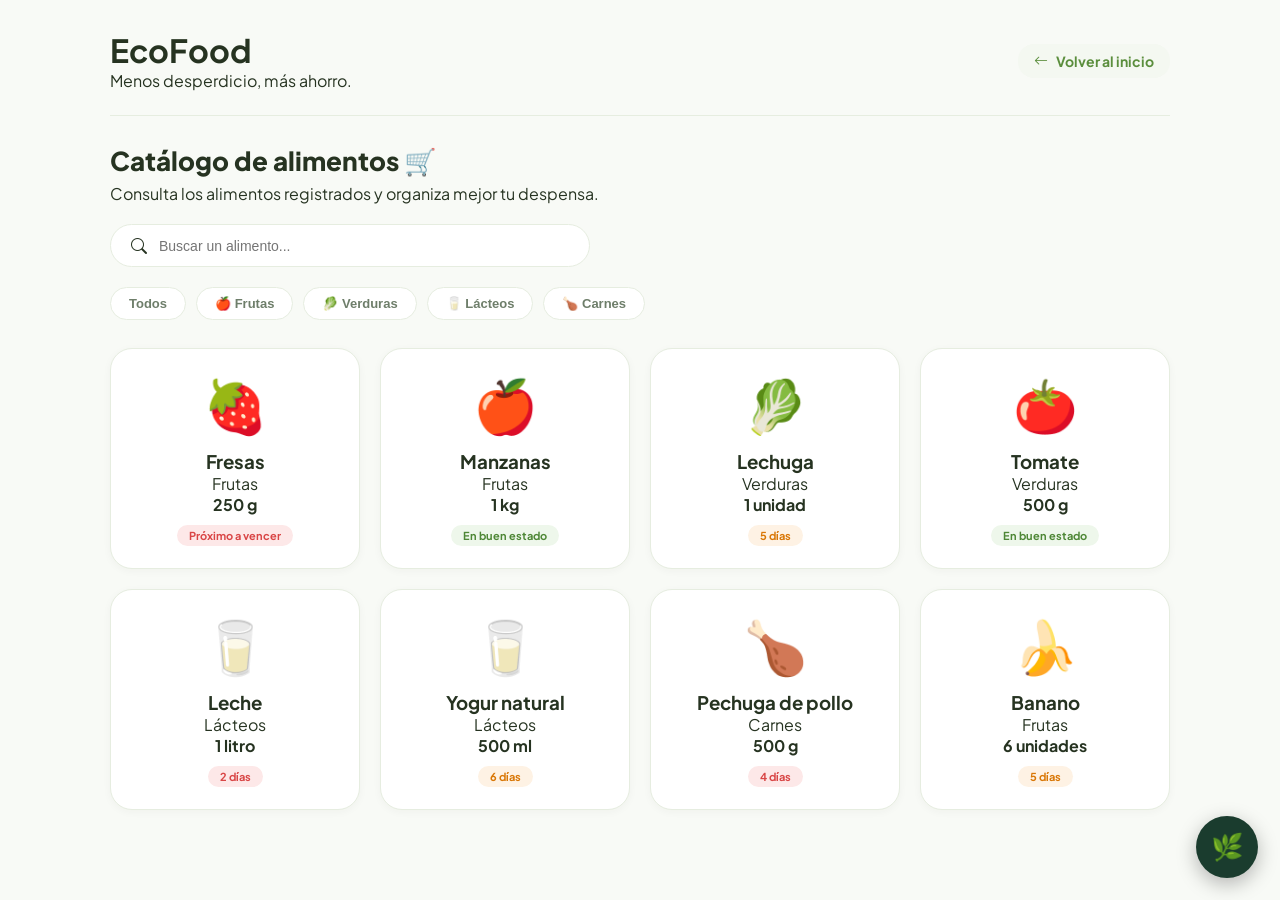
<file: catalogo.html>
<!DOCTYPE html>
<html lang="es">

<head>
    <meta charset="UTF-8">
    <meta name="viewport" content="width=device-width, initial-scale=1.0">

    <title>Católogo - EcoFood</title>

    <!-- Google Fonts: Plus Jakarta Sans -->
    <link rel="preconnect" href="https://fonts.googleapis.com">
    <link rel="preconnect" href="https://fonts.gstatic.com" crossorigin>
    <link href="https://fonts.googleapis.com/css2?family=Plus+Jakarta+Sans:wght@400;500;600;700;800&display=swap" rel="stylesheet">

    <link rel="stylesheet" href="style.css">

    <!-- EcoBot Chatbot -->
    <link rel="stylesheet" href="chatbot.css">

    <link
        rel="stylesheet"
        href="https://cdn.jsdelivr.net/npm/bootstrap-icons@1.11.3/font/bootstrap-icons.min.css"
    >
</head>

<body>

    <div class="catalogo">

        <!-- ENCABEZADO -->

        <header class="catalogo-header">

            <div class="logo">
                <i class="bi bi-leaf-fill"></i>

                <div>
                    <h1>EcoFood</h1>
                    <p>Menos desperdicio, más ahorro.</p>
                </div>
            </div>

            <a href="index.html" class="volver">
                <i class="bi bi-arrow-left"></i>
                Volver al inicio
            </a>

        </header>


        <!-- TóTULO -->

        <section class="catalogo-titulo">

            <h2>Catálogo de alimentos 🛒</h2>

            <p>
                Consulta los alimentos registrados y organiza mejor tu despensa.
            </p>

        </section>


        <!-- BUSCADOR -->

        <div class="catalogo-buscador">

            <i class="bi bi-search"></i>

            <input
                type="text"
                id="buscarCatalogo"
                placeholder="Buscar un alimento..."
            >

        </div>


        <!-- CATEGORÍAS -->

        <div class="categorias">

            <button onclick="filtrar('todos')">
                Todos
            </button>

            <button onclick="filtrar('frutas')">
                🍎 Frutas
            </button>

            <button onclick="filtrar('verduras')">
                🥬 Verduras
            </button>

            <button onclick="filtrar('lacteos')">
                🥛 Lácteos
            </button>

            <button onclick="filtrar('carnes')">
                🍗 Carnes
            </button>

        </div>


        <!-- PRODUCTOS -->

        <section class="catalogo-grid">


            <div class="catalogo-producto" data-categoria="frutas">

                <div class="producto-icono">
                    🍓
                </div>

                <h3>Fresas</h3>

                <p>Frutas</p>

                <strong>250 g</strong>

                <span class="estado-rojo">
                    Próximo a vencer
                </span>

            </div>


            <div class="catalogo-producto" data-categoria="frutas">

                <div class="producto-icono">
                    🍎
                </div>

                <h3>Manzanas</h3>

                <p>Frutas</p>

                <strong>1 kg</strong>

                <span class="estado-verde">
                    En buen estado
                </span>

            </div>


            <div class="catalogo-producto" data-categoria="verduras">

                <div class="producto-icono">
                    🥬
                </div>

                <h3>Lechuga</h3>

                <p>Verduras</p>

                <strong>1 unidad</strong>

                <span class="estado-amarillo">
                    5 días
                </span>

            </div>


            <div class="catalogo-producto" data-categoria="verduras">

                <div class="producto-icono">
                    🍅
                </div>

                <h3>Tomate</h3>

                <p>Verduras</p>

                <strong>500 g</strong>

                <span class="estado-verde">
                    En buen estado
                </span>

            </div>


            <div class="catalogo-producto" data-categoria="lacteos">

                <div class="producto-icono">
                    🥛
                </div>

                <h3>Leche</h3>

                <p>Lácteos</p>

                <strong>1 litro</strong>

                <span class="estado-rojo">
                    2 días
                </span>

            </div>


            <div class="catalogo-producto" data-categoria="lacteos">

                <div class="producto-icono">
                    🥛
                </div>

                <h3>Yogur natural</h3>

                <p>Lácteos</p>

                <strong>500 ml</strong>

                <span class="estado-amarillo">
                    6 días
                </span>

            </div>


            <div class="catalogo-producto" data-categoria="carnes">

                <div class="producto-icono">
                    🍗
                </div>

                <h3>Pechuga de pollo</h3>

                <p>Carnes</p>

                <strong>500 g</strong>

                <span class="estado-rojo">
                    4 días
                </span>

            </div>


            <div class="catalogo-producto" data-categoria="frutas">

                <div class="producto-icono">
                    🍌
                </div>

                <h3>Banano</h3>

                <p>Frutas</p>

                <strong>6 unidades</strong>

                <span class="estado-amarillo">
                    5 días
                </span>

            </div>


        </section>

    </div>


    <script src="catalogo.js"></script>

    <!-- EcoBot Chatbot con IA Gemini -->
    <script src="conocimiento.js"></script>
    <script src="chatbot.js"></script>

</body>

</html>
</file>
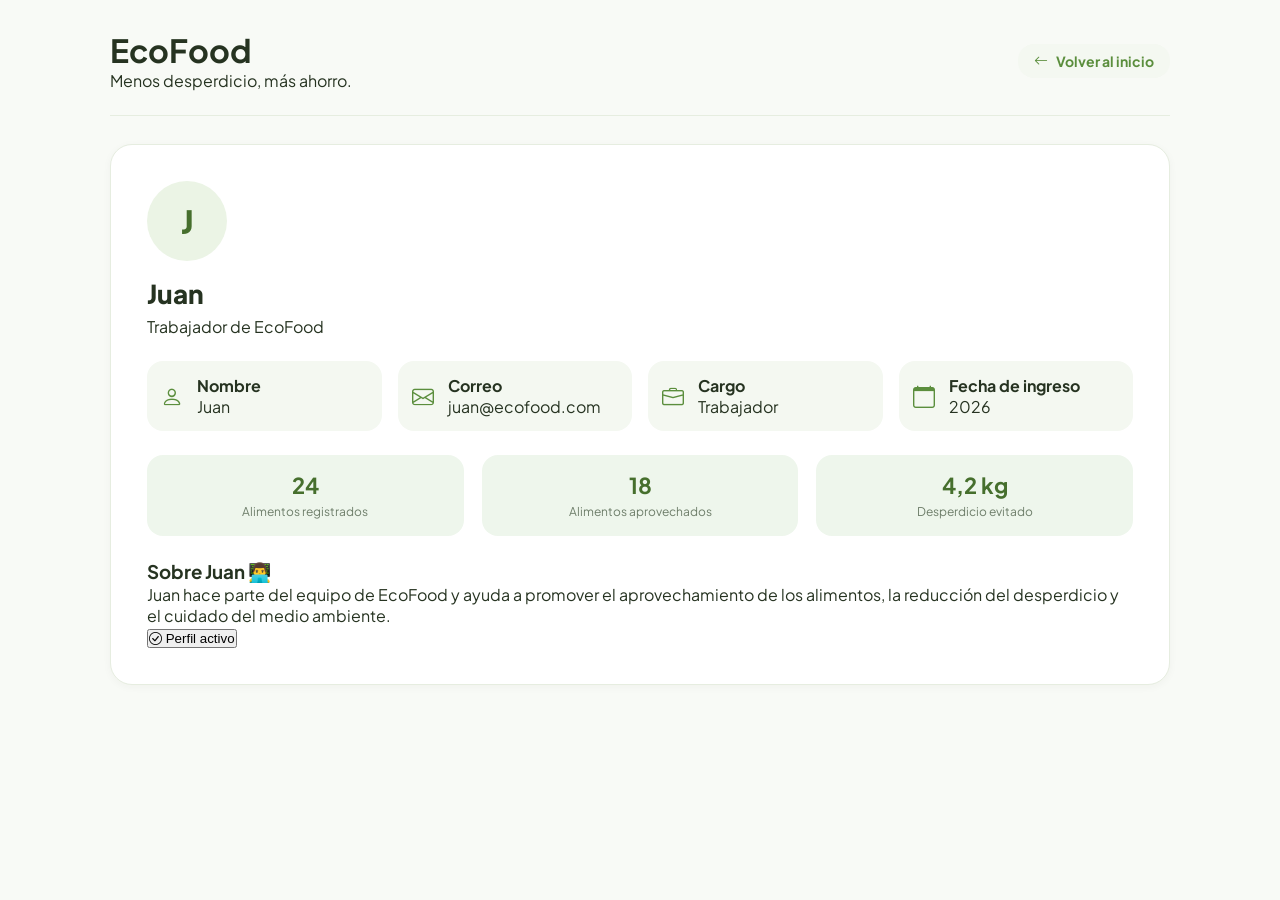
<file: juan.html>
<!DOCTYPE html>
<html lang="es">

<head>
    <meta charset="UTF-8">
    <meta name="viewport" content="width=device-width, initial-scale=1.0">

    <title>Juan - EcoFood</title>

    <!-- Google Fonts: Plus Jakarta Sans -->
    <link rel="preconnect" href="https://fonts.googleapis.com">
    <link rel="preconnect" href="https://fonts.gstatic.com" crossorigin>
    <link href="https://fonts.googleapis.com/css2?family=Plus+Jakarta+Sans:wght@400;500;600;700;800&display=swap" rel="stylesheet">

    <link rel="stylesheet" href="style.css">

    <link
        rel="stylesheet"
        href="https://cdn.jsdelivr.net/npm/bootstrap-icons@1.11.3/font/bootstrap-icons.min.css"
    >
</head>

<body>

    <div class="perfil">

        <!-- ENCABEZADO -->

        <header class="perfil-header">

            <div class="logo">
                <i class="bi bi-leaf-fill"></i>

                <div>
                    <h1>EcoFood</h1>
                    <p>Menos desperdicio, más ahorro.</p>
                </div>
            </div>

            <a href="index.html" class="volver">
                <i class="bi bi-arrow-left"></i>
                Volver al inicio
            </a>

        </header>


        <!-- PERFIL -->

        <section class="perfil-contenido">

            <div class="foto-juan">
                J
            </div>

            <h2>Juan</h2>

            <p class="cargo">
                Trabajador de EcoFood
            </p>


            <!-- INFORMACIÓN -->

            <div class="datos-juan">

                <div class="dato">
                    <i class="bi bi-person"></i>

                    <div>
                        <strong>Nombre</strong>
                        <p>Juan</p>
                    </div>
                </div>


                <div class="dato">
                    <i class="bi bi-envelope"></i>

                    <div>
                        <strong>Correo</strong>
                        <p>juan@ecofood.com</p>
                    </div>
                </div>


                <div class="dato">
                    <i class="bi bi-briefcase"></i>

                    <div>
                        <strong>Cargo</strong>
                        <p>Trabajador</p>
                    </div>
                </div>


                <div class="dato">
                    <i class="bi bi-calendar"></i>

                    <div>
                        <strong>Fecha de ingreso</strong>
                        <p>2026</p>
                    </div>
                </div>

            </div>


            <!-- ESTADÍSTICAS -->

            <div class="estadisticas-juan">

                <div>
                    <strong>24</strong>
                    <span>Alimentos registrados</span>
                </div>

                <div>
                    <strong>18</strong>
                    <span>Alimentos aprovechados</span>
                </div>

                <div>
                    <strong>4,2 kg</strong>
                    <span>Desperdicio evitado</span>
                </div>

            </div>


            <!-- DESCRIPCIóN -->

            <div class="descripcion-juan">

                <h3>Sobre Juan 👨‍💻</h3>

                <p>
                    Juan hace parte del equipo de EcoFood y ayuda
                    a promover el aprovechamiento de los alimentos,
                    la reducción del desperdicio y el cuidado del
                    medio ambiente.
                </p>

            </div>


            <button
                class="btn-verde"
                onclick="alert('Perfil actualizado correctamente 💚')"
            >
                <i class="bi bi-check-circle"></i>
                Perfil activo
            </button>

        </section>

    </div>

</body>

</html>
</file>
<file: style.css>
/* =========================================================
   ECOFOOD - ESTILOS VISUALES & SISTEMA DE DISEÑO RESPONSIVO
   Inspirado en la identidad de marca: Menos desperdicio, más ahorro.
   ========================================================= */

@import url('https://fonts.googleapis.com/css2?family=Plus+Jakarta+Sans:wght@400;500;600;700;800&display=swap');

:root {
    --primary: #5B8E3D;
    --primary-dark: #466F2D;
    --primary-light: #EBF4E5;
    --primary-soft: #F4F8F1;
    --primary-hover: #507E36;
    
    --bg-app: #F8FAF6;
    --bg-surface: #FFFFFF;
    
    --text-main: #263321;
    --text-muted: #6E7E6A;
    --text-subtle: #98A794;
    
    --border-color: #E6EDE0;
    --border-light: #F0F4EC;
    
    /* Colores para tarjetas de resumen */
    --card-resumen-green-bg: #EEF6EC;
    --card-resumen-green-icon: #DCECDC;
    --card-resumen-peach-bg: #FDF1E6;
    --card-resumen-peach-icon: #FBE2D0;
    --card-resumen-gold-bg: #F8F4E6;
    --card-resumen-gold-icon: #EDE5CA;
    
    /* Badges de vencimiento */
    --badge-red-bg: #FDE8E8;
    --badge-red-text: #D94646;
    --badge-orange-bg: #FEF2E4;
    --badge-orange-text: #D97706;
    --badge-green-bg: #EEF7EB;
    --badge-green-text: #4E8736;
    
    --shadow-sm: 0 2px 8px rgba(40, 60, 30, 0.04);
    --shadow-md: 0 6px 20px rgba(40, 60, 30, 0.06);
    --shadow-lg: 0 12px 32px rgba(40, 60, 30, 0.10);
    
    --radius-sm: 10px;
    --radius-md: 16px;
    --radius-lg: 22px;
    --radius-full: 9999px;
    
    --transition: all 0.25s cubic-bezier(0.2, 0.8, 0.2, 1);
}

* {
    box-sizing: border-box;
    margin: 0;
    padding: 0;
}

body {
    background-color: var(--bg-app);
    color: var(--text-main);
    font-family: 'Plus Jakarta Sans', -apple-system, BlinkMacSystemFont, 'Segoe UI', Roboto, sans-serif;
    -webkit-font-smoothing: antialiased;
    overflow-x: hidden;
}

/* =========================================================
   CONTENEDOR & LAYOUT PRINCIPAL
   ========================================================= */

.app-container {
    display: flex;
    min-height: 100vh;
    background-color: var(--bg-app);
}

/* =========================================================
   MENÚ LATERAL (DESKTOP / TABLET)
   ========================================================= */

.sidebar {
    width: 270px;
    background: var(--bg-surface);
    border-right: 1px solid var(--border-color);
    padding: 28px 20px;
    position: fixed;
    left: 0;
    top: 0;
    bottom: 0;
    display: flex;
    flex-direction: column;
    z-index: 100;
    overflow-y: auto;
}

.sidebar-logo {
    display: flex;
    align-items: center;
    gap: 12px;
    padding: 0 8px 24px;
    border-bottom: 1px solid var(--border-light);
    margin-bottom: 20px;
}

.logo-leaf-icon {
    width: 44px;
    height: 44px;
    background: var(--primary-light);
    color: var(--primary);
    border-radius: 14px;
    display: grid;
    place-items: center;
    font-size: 24px;
}

.sidebar-logo h2 {
    font-size: 23px;
    font-weight: 800;
    color: var(--primary);
    margin: 0;
    line-height: 1.1;
    letter-spacing: -0.5px;
}

.sidebar-logo p {
    font-size: 11px;
    font-weight: 500;
    color: var(--text-muted);
    margin: 3px 0 0;
}

.sidebar-nav {
    display: flex;
    flex-direction: column;
    gap: 6px;
    flex: 1;
}

.sidebar-btn {
    width: 100%;
    border: none;
    background: transparent;
    padding: 12px 16px;
    border-radius: var(--radius-md);
    color: var(--text-muted);
    cursor: pointer;
    display: flex;
    align-items: center;
    gap: 14px;
    font-size: 14px;
    font-weight: 600;
    font-family: inherit;
    transition: var(--transition);
    text-align: left;
}

.sidebar-btn i {
    font-size: 18px;
    transition: var(--transition);
}

.sidebar-btn:hover {
    background: var(--primary-soft);
    color: var(--primary);
    transform: translateX(3px);
}

.sidebar-btn.active {
    background: var(--primary);
    color: white;
    box-shadow: 0 4px 14px rgba(91, 142, 61, 0.3);
}

.sidebar-btn.active i {
    color: white;
}

.sidebar-badge {
    margin-left: auto;
    background: #E05252;
    color: white;
    font-size: 11px;
    font-weight: 700;
    padding: 2px 8px;
    border-radius: var(--radius-full);
}

.sidebar-eco-card {
    background: linear-gradient(135deg, #EEF7EB 0%, #F5F9F2 100%);
    border: 1px solid #DFECDA;
    border-radius: var(--radius-lg);
    padding: 18px;
    text-align: center;
    margin-top: 20px;
}

.sidebar-eco-card .planet-emoji {
    font-size: 38px;
    display: inline-block;
    margin-bottom: 6px;
    filter: drop-shadow(0 4px 8px rgba(0, 0, 0, 0.08));
}

.sidebar-eco-card h5 {
    font-size: 13px;
    font-weight: 700;
    color: var(--text-main);
    margin-bottom: 4px;
}

.sidebar-eco-card p {
    font-size: 11px;
    color: var(--text-muted);
    line-height: 1.4;
    margin: 0;
}

/* =========================================================
   CONTENIDO PRINCIPAL (MAIN WRAPPER)
   ========================================================= */

.main-content {
    margin-left: 270px;
    width: calc(100% - 270px);
    padding: 24px 40px 60px;
    min-height: 100vh;
    transition: var(--transition);
}

/* =========================================================
   HEADER / BARRA SUPERIOR
   ========================================================= */

.top-navbar {
    display: flex;
    justify-content: space-between;
    align-items: center;
    margin-bottom: 28px;
    gap: 20px;
}

.mobile-brand {
    display: none;
    align-items: center;
    gap: 10px;
}

.mobile-brand h2 {
    font-size: 20px;
    font-weight: 800;
    color: var(--primary);
    margin: 0;
}

.search-box {
    background: var(--bg-surface);
    border: 1px solid var(--border-color);
    border-radius: var(--radius-full);
    padding: 10px 20px;
    display: flex;
    align-items: center;
    gap: 12px;
    width: 420px;
    max-width: 100%;
    box-shadow: var(--shadow-sm);
    transition: var(--transition);
}

.search-box:focus-within {
    border-color: var(--primary);
    box-shadow: 0 0 0 3px rgba(91, 142, 61, 0.15);
}

.search-box i {
    color: var(--text-subtle);
    font-size: 16px;
}

.search-box input {
    border: none;
    outline: none;
    background: transparent;
    width: 100%;
    font-size: 13.5px;
    color: var(--text-main);
    font-family: inherit;
}

.search-box input::placeholder {
    color: var(--text-subtle);
}

.user-nav-actions {
    display: flex;
    align-items: center;
    gap: 16px;
}

.btn-icon-round {
    width: 42px;
    height: 42px;
    border-radius: var(--radius-full);
    background: var(--bg-surface);
    border: 1px solid var(--border-color);
    display: grid;
    place-items: center;
    color: var(--text-muted);
    font-size: 18px;
    cursor: pointer;
    position: relative;
    transition: var(--transition);
}

.btn-icon-round:hover {
    background: var(--primary-soft);
    color: var(--primary);
    border-color: var(--primary);
}

.notification-dot {
    position: absolute;
    top: 9px;
    right: 10px;
    width: 8px;
    height: 8px;
    background: #E05252;
    border-radius: 50%;
    border: 2px solid white;
}

.user-profile-pill {
    display: flex;
    align-items: center;
    gap: 10px;
    background: var(--bg-surface);
    border: 1px solid var(--border-color);
    padding: 6px 14px 6px 6px;
    border-radius: var(--radius-full);
    cursor: pointer;
    box-shadow: var(--shadow-sm);
    transition: var(--transition);
    text-decoration: none;
    color: inherit;
}

.user-profile-pill:hover {
    border-color: var(--primary);
    box-shadow: var(--shadow-md);
}

.user-avatar-circle {
    width: 34px;
    height: 34px;
    border-radius: 50%;
    background: var(--primary-light);
    color: var(--primary-dark);
    display: grid;
    place-items: center;
    font-weight: 700;
    font-size: 14px;
    overflow: hidden;
}

.user-profile-pill span {
    font-size: 13.5px;
    font-weight: 600;
    color: var(--text-main);
}

.user-profile-pill i {
    font-size: 12px;
    color: var(--text-subtle);
}

/* =========================================================
   SECCIONES & VISTAS
   ========================================================= */

.app-view {
    display: none;
    animation: fadeIn 0.3s ease;
}

.app-view.active-view {
    display: block;
}

@keyframes fadeIn {
    from { opacity: 0; transform: translateY(6px); }
    to { opacity: 1; transform: translateY(0); }
}

/* =========================================================
   ENCABEZADO DE SECCIÓN
   ========================================================= */

.section-header {
    display: flex;
    justify-content: space-between;
    align-items: flex-end;
    margin-bottom: 24px;
}

.section-greeting h1 {
    font-size: 26px;
    font-weight: 800;
    color: var(--text-main);
    letter-spacing: -0.5px;
    margin: 0 0 4px 0;
}

.section-greeting p {
    font-size: 14px;
    color: var(--text-muted);
    margin: 0;
}

/* BOTONES */
.btn-eco-primary {
    background: var(--primary);
    color: white;
    border: none;
    padding: 12px 22px;
    border-radius: var(--radius-md);
    font-size: 14px;
    font-weight: 700;
    font-family: inherit;
    cursor: pointer;
    display: inline-flex;
    align-items: center;
    gap: 8px;
    transition: var(--transition);
    box-shadow: 0 4px 14px rgba(91, 142, 61, 0.25);
    text-decoration: none;
}

.btn-eco-primary:hover {
    background: var(--primary-hover);
    transform: translateY(-2px);
    box-shadow: 0 6px 18px rgba(91, 142, 61, 0.35);
    color: white;
}

.btn-eco-secondary {
    background: white;
    color: var(--text-main);
    border: 1.5px solid var(--border-color);
    padding: 11px 20px;
    border-radius: var(--radius-md);
    font-size: 14px;
    font-weight: 600;
    font-family: inherit;
    cursor: pointer;
    display: inline-flex;
    align-items: center;
    gap: 8px;
    transition: var(--transition);
    text-decoration: none;
}

.btn-eco-secondary:hover {
    border-color: var(--primary);
    color: var(--primary);
    background: var(--primary-soft);
}

/* =========================================================
   TARJETAS DE RESUMEN (DASHBOARD)
   ========================================================= */

.resumen-cards-grid {
    display: grid;
    grid-template-columns: repeat(3, 1fr);
    gap: 18px;
    margin-bottom: 28px;
}

.resumen-card {
    border-radius: var(--radius-lg);
    padding: 20px 22px;
    display: flex;
    justify-content: space-between;
    align-items: center;
    border: 1px solid transparent;
    transition: var(--transition);
}

.resumen-card:hover {
    transform: translateY(-3px);
    box-shadow: var(--shadow-md);
}

.resumen-card.card-green {
    background: var(--card-resumen-green-bg);
    border-color: #E2EEDF;
}

.resumen-card.card-peach {
    background: var(--card-resumen-peach-bg);
    border-color: #F8E3D2;
}

.resumen-card.card-gold {
    background: var(--card-resumen-gold-bg);
    border-color: #EFE7CF;
}

.resumen-card-info p {
    font-size: 12.5px;
    font-weight: 600;
    color: var(--text-muted);
    margin: 0 0 6px 0;
}

.resumen-card-info h2 {
    font-size: 28px;
    font-weight: 800;
    color: var(--text-main);
    margin: 0 0 2px 0;
    letter-spacing: -0.5px;
}

.resumen-card-info small {
    font-size: 11px;
    color: var(--text-subtle);
    font-weight: 500;
}

.resumen-card-icon {
    width: 48px;
    height: 48px;
    border-radius: var(--radius-md);
    display: grid;
    place-items: center;
    font-size: 22px;
}

.card-green .resumen-card-icon {
    background: var(--card-resumen-green-icon);
    color: var(--primary-dark);
}

.card-peach .resumen-card-icon {
    background: var(--card-resumen-peach-icon);
    color: #D96B27;
}

.card-gold .resumen-card-icon {
    background: var(--card-resumen-gold-icon);
    color: #8C751F;
}

/* =========================================================
   PANELES & COLUMNAS DEL DASHBOARD
   ========================================================= */

.dashboard-columns {
    display: grid;
    grid-template-columns: 1.15fr 0.85fr;
    gap: 22px;
    margin-bottom: 28px;
}

.eco-panel {
    background: var(--bg-surface);
    border: 1px solid var(--border-color);
    border-radius: var(--radius-lg);
    padding: 24px;
    box-shadow: var(--shadow-sm);
}

.panel-header {
    display: flex;
    justify-content: space-between;
    align-items: center;
    margin-bottom: 18px;
}

.panel-header h3 {
    font-size: 17px;
    font-weight: 700;
    color: var(--text-main);
    margin: 0;
}

.panel-link-btn {
    border: none;
    background: transparent;
    color: var(--primary);
    font-size: 13px;
    font-weight: 700;
    cursor: pointer;
    font-family: inherit;
    transition: var(--transition);
}

.panel-link-btn:hover {
    text-decoration: underline;
    color: var(--primary-dark);
}

/* =========================================================
   LISTA DE ALIMENTOS PRÓXIMOS A VENCER
   ========================================================= */

.expiring-list {
    display: flex;
    flex-direction: column;
    gap: 12px;
}

.expiring-item {
    display: flex;
    align-items: center;
    padding: 12px 14px;
    border-radius: var(--radius-md);
    background: var(--primary-soft);
    border: 1px solid var(--border-light);
    gap: 14px;
    transition: var(--transition);
    cursor: pointer;
}

.expiring-item:hover {
    background: white;
    border-color: var(--border-color);
    box-shadow: var(--shadow-sm);
    transform: translateX(4px);
}

.expiring-item-icon {
    width: 44px;
    height: 44px;
    border-radius: 12px;
    background: white;
    border: 1px solid var(--border-color);
    display: grid;
    place-items: center;
    font-size: 22px;
    flex-shrink: 0;
}

.expiring-item-content {
    flex: 1;
    min-width: 0;
}

.expiring-item-content strong {
    display: block;
    font-size: 14.5px;
    font-weight: 700;
    color: var(--text-main);
    white-space: nowrap;
    overflow: hidden;
    text-overflow: ellipsis;
}

.expiring-item-content span {
    font-size: 12px;
    color: var(--text-muted);
}

.expiry-badge {
    padding: 5px 12px;
    border-radius: var(--radius-full);
    font-size: 12px;
    font-weight: 700;
    white-space: nowrap;
    display: inline-flex;
    align-items: center;
}

.badge-red {
    background: var(--badge-red-bg);
    color: var(--badge-red-text);
}

.badge-orange {
    background: var(--badge-orange-bg);
    color: var(--badge-orange-text);
}

.badge-green {
    background: var(--badge-green-bg);
    color: var(--badge-green-text);
}

/* =========================================================
   PANEL DE IMPACTO & GRÁFICO
   ========================================================= */

.impact-metric-box {
    background: var(--primary-light);
    border: 1px solid #DCECD9;
    border-radius: var(--radius-md);
    padding: 16px;
    display: flex;
    align-items: center;
    gap: 16px;
    margin-bottom: 16px;
}

.impact-metric-box .metric-icon {
    font-size: 32px;
}

.impact-metric-box strong {
    display: block;
    font-size: 12px;
    color: var(--text-muted);
}

.impact-metric-box h2 {
    font-size: 26px;
    font-weight: 800;
    color: var(--primary-dark);
    margin: 2px 0;
}

.impact-metric-box small {
    font-size: 11px;
    color: var(--primary);
    font-weight: 600;
}

.chart-container-mock {
    height: 120px;
    position: relative;
    margin-top: 10px;
    display: flex;
    align-items: flex-end;
    gap: 12px;
    padding-bottom: 24px;
    border-bottom: 1px solid var(--border-color);
}

.chart-bar {
    flex: 1;
    background: var(--primary);
    border-radius: 6px 6px 0 0;
    transition: height 0.5s ease;
    opacity: 0.85;
}

.chart-bar:hover {
    opacity: 1;
    background: var(--primary-dark);
}

.chart-days-row {
    display: flex;
    justify-content: space-between;
    margin-top: 8px;
    font-size: 11px;
    color: var(--text-muted);
    font-weight: 600;
}

.eco-encouragement-card {
    background: #F8F9F5;
    border-radius: var(--radius-md);
    padding: 14px;
    display: flex;
    align-items: flex-start;
    gap: 12px;
    margin-top: 16px;
}

.eco-encouragement-card .globe-icon {
    font-size: 26px;
}

.eco-encouragement-card strong {
    font-size: 13px;
    font-weight: 700;
    color: var(--text-main);
    display: block;
}

.eco-encouragement-card p {
    font-size: 11.5px;
    color: var(--text-muted);
    margin: 2px 0 0;
}

/* =========================================================
   GRILLA DE ALIMENTOS (DESPENSA)
   ========================================================= */

.category-filter-pills {
    display: flex;
    gap: 10px;
    overflow-x: auto;
    padding-bottom: 12px;
    margin-bottom: 20px;
    scrollbar-width: none;
}

.category-filter-pills::-webkit-scrollbar {
    display: none;
}

.pill-filter-btn {
    border: 1px solid var(--border-color);
    background: white;
    color: var(--text-muted);
    padding: 8px 18px;
    border-radius: var(--radius-full);
    font-size: 13px;
    font-weight: 600;
    cursor: pointer;
    font-family: inherit;
    white-space: nowrap;
    transition: var(--transition);
}

.pill-filter-btn:hover {
    border-color: var(--primary);
    color: var(--primary);
}

.pill-filter-btn.active {
    background: var(--primary);
    color: white;
    border-color: var(--primary);
}

.food-cards-grid {
    display: grid;
    grid-template-columns: repeat(auto-fill, minmax(260px, 1fr));
    gap: 20px;
}

.food-card {
    background: var(--bg-surface);
    border: 1px solid var(--border-color);
    border-radius: var(--radius-lg);
    overflow: hidden;
    box-shadow: var(--shadow-sm);
    transition: var(--transition);
    display: flex;
    flex-direction: column;
}

.food-card:hover {
    transform: translateY(-4px);
    box-shadow: var(--shadow-md);
    border-color: #DCE5D6;
}

.food-card-img-wrap {
    height: 140px;
    background: linear-gradient(135deg, #F4F8F1 0%, #EBF4E5 100%);
    display: grid;
    place-items: center;
    font-size: 54px;
    position: relative;
    overflow: hidden;
}

.food-card-img-wrap img {
    width: 100%;
    height: 100%;
    object-fit: cover;
}

.food-card-body {
    padding: 18px;
    flex: 1;
    display: flex;
    flex-direction: column;
}

.food-card-title {
    font-size: 16px;
    font-weight: 700;
    color: var(--text-main);
    margin: 0 0 4px 0;
}

.food-card-meta {
    font-size: 12.5px;
    color: var(--text-muted);
    margin-bottom: 14px;
}

.food-card-footer {
    margin-top: auto;
    display: flex;
    justify-content: space-between;
    align-items: center;
}

.btn-card-detail {
    border: none;
    background: var(--primary-light);
    color: var(--primary-dark);
    font-size: 12px;
    font-weight: 700;
    padding: 6px 14px;
    border-radius: var(--radius-md);
    cursor: pointer;
    font-family: inherit;
    transition: var(--transition);
}

.btn-card-detail:hover {
    background: var(--primary);
    color: white;
}

/* =========================================================
   RECETAS RECOMENDADAS
   ========================================================= */

.recipe-cards-grid {
    display: grid;
    grid-template-columns: repeat(auto-fill, minmax(280px, 1fr));
    gap: 22px;
}

.recipe-card {
    background: var(--bg-surface);
    border: 1px solid var(--border-color);
    border-radius: var(--radius-lg);
    overflow: hidden;
    box-shadow: var(--shadow-sm);
    transition: var(--transition);
    cursor: pointer;
}

.recipe-card:hover {
    transform: translateY(-4px);
    box-shadow: var(--shadow-md);
}

.recipe-card-media {
    height: 150px;
    background: var(--primary-soft);
    display: grid;
    place-items: center;
    font-size: 56px;
    position: relative;
}

.recipe-card-media img {
    width: 100%;
    height: 100%;
    object-fit: cover;
}

.recipe-badge-time {
    position: absolute;
    bottom: 12px;
    right: 12px;
    background: rgba(255, 255, 255, 0.92);
    backdrop-filter: blur(4px);
    padding: 4px 10px;
    border-radius: var(--radius-full);
    font-size: 11px;
    font-weight: 700;
    color: var(--text-main);
    box-shadow: 0 2px 8px rgba(0, 0, 0, 0.08);
}

.recipe-card-info {
    padding: 16px 18px;
}

.recipe-card-info h4 {
    font-size: 15.5px;
    font-weight: 700;
    color: var(--text-main);
    margin: 0 0 4px 0;
}

.recipe-card-info p {
    font-size: 12px;
    color: var(--text-muted);
    margin: 0;
}

/* =========================================================
   MODALES (ESTILO ECOFOOD)
   ========================================================= */

.modal-content.eco-modal {
    border-radius: var(--radius-lg);
    border: 1px solid var(--border-color);
    box-shadow: var(--shadow-lg);
    overflow: hidden;
}

.modal-header.eco-modal-header {
    border-bottom: 1px solid var(--border-light);
    padding: 18px 24px;
    background: var(--primary-soft);
}

.modal-title.eco-modal-title {
    font-size: 17px;
    font-weight: 800;
    color: var(--text-main);
}

.modal-body.eco-modal-body {
    padding: 24px;
}

/* ÁREA DE FOTO CON LÍNEA DISCONTINUA (MOCKUP AGREGAR ALIMENTO) */
.dashed-upload-box {
    border: 2px dashed #B8CCA8;
    background: #F8FAF5;
    border-radius: var(--radius-md);
    padding: 28px 16px;
    text-align: center;
    cursor: pointer;
    transition: var(--transition);
    margin-bottom: 20px;
    position: relative;
}

.dashed-upload-box:hover {
    border-color: var(--primary);
    background: var(--primary-soft);
}

.dashed-upload-icon {
    width: 50px;
    height: 50px;
    border-radius: 50%;
    background: white;
    border: 1px solid var(--border-color);
    color: var(--primary);
    font-size: 22px;
    display: grid;
    place-items: center;
    margin: 0 auto 10px;
}

.dashed-upload-box p {
    font-size: 13px;
    font-weight: 700;
    color: var(--text-main);
    margin: 0 0 2px 0;
}

.dashed-upload-box small {
    font-size: 11px;
    color: var(--text-muted);
}

.upload-preview-img {
    max-height: 120px;
    border-radius: 12px;
    margin: 0 auto;
    display: none;
    object-fit: cover;
}

.eco-form-group {
    margin-bottom: 16px;
}

.eco-form-group label {
    display: block;
    font-size: 12.5px;
    font-weight: 700;
    color: var(--text-main);
    margin-bottom: 6px;
}

.eco-form-control {
    width: 100%;
    padding: 11px 16px;
    border: 1.5px solid var(--border-color);
    border-radius: var(--radius-md);
    font-size: 13.5px;
    color: var(--text-main);
    font-family: inherit;
    background: white;
    outline: none;
    transition: var(--transition);
}

.eco-form-control:focus {
    border-color: var(--primary);
    box-shadow: 0 0 0 3px rgba(91, 142, 61, 0.15);
}

/* DETALLE DE ALIMENTO (ESTILO MAQUETA) */
.food-detail-view-card {
    text-align: left;
}

.detail-hero-media {
    width: 100%;
    height: 180px;
    background: linear-gradient(135deg, #F3F8EF 0%, #E6F2DE 100%);
    border-radius: var(--radius-md);
    display: grid;
    place-items: center;
    font-size: 80px;
    margin-bottom: 20px;
    position: relative;
    overflow: hidden;
}

.detail-hero-media img {
    width: 100%;
    height: 100%;
    object-fit: cover;
}

.detail-title-row {
    display: flex;
    justify-content: space-between;
    align-items: center;
    margin-bottom: 18px;
}

.detail-title-row h2 {
    font-size: 22px;
    font-weight: 800;
    color: var(--text-main);
    margin: 0;
}

.detail-info-row {
    display: flex;
    justify-content: space-between;
    align-items: center;
    padding: 12px 0;
    border-bottom: 1px solid var(--border-light);
}

.detail-info-row span.label {
    font-size: 13px;
    color: var(--text-muted);
}

.detail-info-row span.val {
    font-size: 13.5px;
    font-weight: 700;
    color: var(--text-main);
}

.detail-actions-group {
    display: flex;
    flex-direction: column;
    gap: 10px;
    margin-top: 24px;
}

/* =========================================================
   SISTEMA DE AUTENTICACIÓN FIREBASE (MODAL / PANTALLA)
   ========================================================= */

.auth-modal-wrapper {
    max-width: 440px;
    margin: 0 auto;
}

.auth-tabs-nav {
    display: flex;
    border-radius: var(--radius-md);
    background: var(--primary-soft);
    padding: 4px;
    margin-bottom: 22px;
}

.auth-tab-btn {
    flex: 1;
    padding: 10px;
    border: none;
    background: transparent;
    font-size: 13.5px;
    font-weight: 700;
    color: var(--text-muted);
    border-radius: 12px;
    cursor: pointer;
    font-family: inherit;
    transition: var(--transition);
}

.auth-tab-btn.active {
    background: white;
    color: var(--primary-dark);
    box-shadow: var(--shadow-sm);
}

.auth-social-btn {
    width: 100%;
    display: flex;
    align-items: center;
    justify-content: center;
    gap: 12px;
    background: white;
    border: 1.5px solid var(--border-color);
    padding: 12px;
    border-radius: var(--radius-md);
    font-size: 14px;
    font-weight: 700;
    color: var(--text-main);
    cursor: pointer;
    font-family: inherit;
    transition: var(--transition);
    margin-bottom: 18px;
}

.auth-social-btn:hover {
    border-color: #C0D0B8;
    background: #FAFCF8;
    transform: translateY(-1px);
}

.auth-divider {
    display: flex;
    align-items: center;
    text-align: center;
    color: var(--text-subtle);
    font-size: 12px;
    margin: 18px 0;
}

.auth-divider::before,
.auth-divider::after {
    content: '';
    flex: 1;
    border-bottom: 1px solid var(--border-color);
}

.auth-divider span {
    padding: 0 12px;
}

.auth-alert-message {
    padding: 10px 14px;
    border-radius: var(--radius-sm);
    font-size: 12.5px;
    margin-bottom: 14px;
    display: none;
}

.auth-alert-error {
    background: #FDE8E8;
    color: #C81E1E;
    border: 1px solid #F8B4B4;
}

.auth-alert-success {
    background: #DEF7EC;
    color: #03543F;
    border: 1px solid #84E1BC;
}

/* =========================================================
   BARRA DE NAVEGACIÓN INFERIOR MÓVIL (BOTTOM NAV)
   ========================================================= */

.mobile-bottom-nav {
    display: none;
    position: fixed;
    bottom: 0;
    left: 0;
    right: 0;
    height: 72px;
    background: white;
    border-top: 1px solid var(--border-color);
    box-shadow: 0 -4px 20px rgba(0, 0, 0, 0.05);
    z-index: 1000;
    justify-content: space-around;
    align-items: center;
    padding: 0 10px;
}

.bottom-nav-item {
    display: flex;
    flex-direction: column;
    align-items: center;
    justify-content: center;
    border: none;
    background: transparent;
    color: var(--text-muted);
    font-size: 10px;
    font-weight: 700;
    font-family: inherit;
    cursor: pointer;
    gap: 3px;
    flex: 1;
    transition: var(--transition);
}

.bottom-nav-item i {
    font-size: 20px;
    transition: var(--transition);
}

.bottom-nav-item.active {
    color: var(--primary);
}

.bottom-nav-item.active i {
    transform: translateY(-2px);
}

/* BOTÓN FLOTANTE CENTRAL (+) */
.bottom-nav-fab {
    width: 52px;
    height: 52px;
    border-radius: 50%;
    background: var(--primary);
    color: white;
    border: 3px solid white;
    box-shadow: 0 4px 16px rgba(91, 142, 61, 0.45);
    display: grid;
    place-items: center;
    font-size: 24px;
    cursor: pointer;
    margin-top: -24px;
    transition: var(--transition);
    flex-shrink: 0;
}

.bottom-nav-fab:hover,
.bottom-nav-fab:active {
    background: var(--primary-hover);
    transform: scale(1.06);
}

/* =========================================================
   PERFIL Y CONFIGURACIÓN
   ========================================================= */

.profile-card-header {
    display: flex;
    align-items: center;
    gap: 18px;
    padding-bottom: 20px;
    border-bottom: 1px solid var(--border-light);
    margin-bottom: 20px;
}

.profile-big-avatar {
    width: 72px;
    height: 72px;
    border-radius: 50%;
    background: var(--primary-light);
    color: var(--primary-dark);
    display: grid;
    place-items: center;
    font-size: 28px;
    font-weight: 800;
    overflow: hidden;
}

.profile-big-avatar img {
    width: 100%;
    height: 100%;
    object-fit: cover;
}

/* =========================================================
   RESPONSIVIDAD (MEDIA QUERIES)
   ========================================================= */

@media (max-width: 1024px) {
    .dashboard-columns {
        grid-template-columns: 1fr;
    }
    
    .resumen-cards-grid {
        grid-template-columns: repeat(3, 1fr);
    }
}

@media (max-width: 820px) {
    .sidebar {
        display: none;
    }
    
    .main-content {
        margin-left: 0;
        width: 100%;
        padding: 16px 16px 90px;
    }
    
    .mobile-brand {
        display: flex;
    }
    
    .mobile-bottom-nav {
        display: flex;
    }
    
    .top-navbar {
        margin-bottom: 18px;
    }
    
    .search-box {
        width: 100%;
        order: 3;
    }
    
    .top-navbar {
        flex-wrap: wrap;
    }
    
    .resumen-cards-grid {
        grid-template-columns: 1fr;
        gap: 12px;
    }
    
    .section-header {
        flex-direction: column;
        align-items: flex-start;
        gap: 12px;
    }
    
    .section-header .btn-eco-primary {
        width: 100%;
        justify-content: center;
    }
}

/* =========================================================
   ESTILOS COMPLEMENTARIOS PARA CATÁLOGO, TIENDA Y JUAN
   ========================================================= */

.catalogo, .perfil {
    max-width: 1100px;
    margin: 0 auto;
    padding: 30px 20px 80px;
}

.catalogo-header, .perfil-header {
    display: flex;
    justify-content: space-between;
    align-items: center;
    padding-bottom: 24px;
    border-bottom: 1px solid var(--border-color);
    margin-bottom: 28px;
}

.volver {
    display: inline-flex;
    align-items: center;
    gap: 8px;
    color: var(--primary);
    text-decoration: none;
    font-weight: 700;
    font-size: 14px;
    padding: 8px 16px;
    background: var(--primary-soft);
    border-radius: var(--radius-md);
    transition: var(--transition);
}

.volver:hover {
    background: var(--primary);
    color: white;
}

.catalogo-titulo h2, .perfil-contenido h2 {
    font-size: 26px;
    font-weight: 800;
    color: var(--text-main);
    margin-bottom: 6px;
}

.catalogo-buscador {
    background: white;
    border: 1px solid var(--border-color);
    border-radius: var(--radius-full);
    padding: 10px 20px;
    display: flex;
    align-items: center;
    gap: 12px;
    max-width: 480px;
    margin: 20px 0;
}

.catalogo-buscador input {
    border: none;
    outline: none;
    width: 100%;
    font-size: 14px;
}

.categorias {
    display: flex;
    gap: 10px;
    flex-wrap: wrap;
    margin-bottom: 28px;
}

.categorias button {
    border: 1px solid var(--border-color);
    background: white;
    color: var(--text-muted);
    padding: 8px 18px;
    border-radius: var(--radius-full);
    font-size: 13px;
    font-weight: 600;
    cursor: pointer;
    transition: var(--transition);
}

.categorias button.activo, .categorias button:hover {
    background: var(--primary);
    color: white;
    border-color: var(--primary);
}

.catalogo-grid {
    display: grid;
    grid-template-columns: repeat(auto-fill, minmax(220px, 1fr));
    gap: 20px;
}

.catalogo-producto {
    background: white;
    border: 1px solid var(--border-color);
    border-radius: var(--radius-lg);
    padding: 22px;
    text-align: center;
    display: flex;
    flex-direction: column;
    align-items: center;
    box-shadow: var(--shadow-sm);
    transition: var(--transition);
}

.catalogo-producto:hover {
    transform: translateY(-4px);
    box-shadow: var(--shadow-md);
}

.producto-icono {
    font-size: 52px;
    margin-bottom: 12px;
}

.estado-verde {
    background: var(--badge-green-bg);
    color: var(--badge-green-text);
    padding: 4px 12px;
    border-radius: var(--radius-full);
    font-size: 11px;
    font-weight: 700;
    margin-top: 10px;
}

.estado-rojo {
    background: var(--badge-red-bg);
    color: var(--badge-red-text);
    padding: 4px 12px;
    border-radius: var(--radius-full);
    font-size: 11px;
    font-weight: 700;
    margin-top: 10px;
}

.estado-amarillo {
    background: var(--badge-orange-bg);
    color: var(--badge-orange-text);
    padding: 4px 12px;
    border-radius: var(--radius-full);
    font-size: 11px;
    font-weight: 700;
    margin-top: 10px;
}

/* PERFIL JUAN */
.perfil-contenido {
    background: white;
    border: 1px solid var(--border-color);
    border-radius: var(--radius-lg);
    padding: 36px;
    box-shadow: var(--shadow-sm);
}

.foto-juan {
    width: 80px;
    height: 80px;
    border-radius: 50%;
    background: var(--primary-light);
    color: var(--primary-dark);
    font-size: 32px;
    font-weight: 800;
    display: grid;
    place-items: center;
    margin-bottom: 16px;
}

.datos-juan {
    display: grid;
    grid-template-columns: repeat(auto-fit, minmax(200px, 1fr));
    gap: 16px;
    margin: 24px 0;
}

.dato {
    display: flex;
    align-items: center;
    gap: 14px;
    background: var(--primary-soft);
    padding: 14px;
    border-radius: var(--radius-md);
}

.dato i {
    font-size: 22px;
    color: var(--primary);
}

.estadisticas-juan {
    display: flex;
    gap: 18px;
    margin: 24px 0;
}

.estadisticas-juan div {
    flex: 1;
    background: var(--card-resumen-green-bg);
    padding: 16px;
    border-radius: var(--radius-md);
    text-align: center;
}

.estadisticas-juan strong {
    display: block;
    font-size: 22px;
    color: var(--primary-dark);
}

.estadisticas-juan span {
    font-size: 12px;
    color: var(--text-muted);
}

/* =========================================================
   SELECTOR DE CUENTAS GOOGLE
   ========================================================= */
.google-account-card {
    display: flex;
    align-items: center;
    gap: 12px;
    padding: 10px 14px;
    border: 1px solid var(--border-color);
    border-radius: var(--radius-md);
    background: white;
    cursor: pointer;
    transition: var(--transition);
    text-align: left;
    width: 100%;
}

.google-account-card:hover {
    border-color: #4285F4;
    background: #F8FAFD;
    transform: translateY(-1px);
    box-shadow: var(--shadow-sm);
}

.google-account-avatar {
    width: 38px;
    height: 38px;
    border-radius: 50%;
    display: grid;
    place-items: center;
    color: white;
    font-weight: 700;
    font-size: 15px;
    flex-shrink: 0;
    overflow: hidden;
}

.google-account-info {
    flex: 1;
    overflow: hidden;
}

.google-account-name {
    font-size: 13.5px;
    font-weight: 700;
    color: var(--text-main);
    line-height: 1.2;
    white-space: nowrap;
    overflow: hidden;
    text-overflow: ellipsis;
}

.google-account-email {
    font-size: 12px;
    color: var(--text-muted);
    white-space: nowrap;
    overflow: hidden;
    text-overflow: ellipsis;
}

/* =========================================================
   PÁGINA DEDICADA DE LOGIN Y BIENVENIDA (login.html)
   ========================================================= */
.auth-page-body {
    min-height: 100vh;
    background: linear-gradient(135deg, #F5F9F2 0%, #EEF6EB 50%, #F8FAF6 100%);
    display: flex;
    align-items: center;
    justify-content: center;
    padding: 24px 16px;
}

.auth-split-layout {
    width: 100%;
    max-width: 1060px;
    background: var(--bg-surface);
    border-radius: 28px;
    box-shadow: 0 20px 60px rgba(38, 51, 33, 0.08);
    border: 1px solid var(--border-color);
    overflow: hidden;
    display: grid;
    grid-template-columns: 1.15fr 0.95fr;
    min-height: 640px;
}

.auth-form-column {
    padding: 44px 48px;
    display: flex;
    flex-direction: column;
    justify-content: center;
}

.auth-showcase-column {
    background: linear-gradient(145deg, #466F2D 0%, #5B8E3D 60%, #6BA449 100%);
    color: white;
    padding: 48px 40px;
    display: flex;
    flex-direction: column;
    justify-content: space-between;
    position: relative;
    overflow: hidden;
}

.auth-showcase-column::before {
    content: '';
    position: absolute;
    top: -60px;
    right: -60px;
    width: 240px;
    height: 240px;
    border-radius: 50%;
    background: radial-gradient(circle, rgba(255,255,255,0.15) 0%, rgba(255,255,255,0) 70%);
}

.auth-showcase-column::after {
    content: '';
    position: absolute;
    bottom: -80px;
    left: -40px;
    width: 280px;
    height: 280px;
    border-radius: 50%;
    background: radial-gradient(circle, rgba(255,255,255,0.1) 0%, rgba(255,255,255,0) 70%);
}

.showcase-header {
    position: relative;
    z-index: 2;
}

.showcase-badge {
    display: inline-flex;
    align-items: center;
    gap: 8px;
    background: rgba(255, 255, 255, 0.2);
    backdrop-filter: blur(10px);
    padding: 6px 14px;
    border-radius: var(--radius-full);
    font-size: 12px;
    font-weight: 700;
    margin-bottom: 20px;
    border: 1px solid rgba(255, 255, 255, 0.25);
}

.showcase-header h2 {
    font-size: 28px;
    font-weight: 800;
    line-height: 1.25;
    margin-bottom: 12px;
}

.showcase-header p {
    font-size: 14px;
    opacity: 0.9;
    line-height: 1.5;
}

.showcase-features {
    position: relative;
    z-index: 2;
    display: flex;
    flex-direction: column;
    gap: 16px;
    margin: 32px 0;
}

.showcase-feature-item {
    display: flex;
    align-items: center;
    gap: 14px;
    background: rgba(255, 255, 255, 0.12);
    backdrop-filter: blur(8px);
    border: 1px solid rgba(255, 255, 255, 0.18);
    padding: 14px 18px;
    border-radius: var(--radius-md);
    transition: var(--transition);
}

.showcase-feature-item:hover {
    background: rgba(255, 255, 255, 0.2);
    transform: translateX(4px);
}

.showcase-feature-icon {
    width: 38px;
    height: 38px;
    background: rgba(255, 255, 255, 0.22);
    border-radius: 12px;
    display: grid;
    place-items: center;
    font-size: 18px;
    flex-shrink: 0;
}

.showcase-feature-text strong {
    display: block;
    font-size: 13.5px;
    font-weight: 700;
    margin-bottom: 2px;
}

.showcase-feature-text span {
    font-size: 12px;
    opacity: 0.85;
}

.showcase-footer-quote {
    position: relative;
    z-index: 2;
    background: rgba(0, 0, 0, 0.15);
    padding: 16px 20px;
    border-radius: var(--radius-md);
    font-size: 12px;
    border-left: 3px solid #FDF1E6;
}

@media (max-width: 900px) {
    .auth-split-layout {
        grid-template-columns: 1fr;
    }
    .auth-showcase-column {
        display: none;
    }
    .auth-form-column {
        padding: 32px 24px;
    }
}


/* =========================================================
   GUÍA DE BIENVENIDA Y ONBOARDING PARA USUARIOS NUEVOS
   ========================================================= */

.eco-welcome-banner {
    background: linear-gradient(135deg, #F0FDF4 0%, #E8F5E9 50%, #DCFCE7 100%);
    border: 1.5px solid #BBF7D0;
    border-radius: var(--radius-lg);
    padding: 24px;
    box-shadow: 0 4px 16px rgba(46, 125, 50, 0.08);
    animation: fadeInBanner 0.4s ease-out;
}

@keyframes fadeInBanner {
    from { opacity: 0; transform: translateY(-8px); }
    to { opacity: 1; transform: translateY(0); }
}

.welcome-badge-icon {
    display: inline-grid;
    place-items: center;
    width: 32px;
    height: 32px;
    background: #DCFCE7;
    border-radius: 50%;
    font-size: 16px;
}

.welcome-steps-grid {
    display: grid;
    grid-template-columns: repeat(auto-fit, minmax(210px, 1fr));
    gap: 16px;
    margin-top: 16px;
}

.welcome-step-card {
    background: #FFFFFF;
    border: 1px solid #E2E8F0;
    border-radius: var(--radius-md);
    padding: 18px;
    cursor: pointer;
    transition: all 0.25s ease;
    display: flex;
    flex-direction: column;
    position: relative;
    box-shadow: 0 2px 6px rgba(0, 0, 0, 0.03);
}

.welcome-step-card:hover {
    transform: translateY(-3px);
    border-color: var(--primary);
    box-shadow: 0 8px 18px rgba(46, 125, 50, 0.12);
}

.step-num {
    position: absolute;
    top: 12px;
    right: 12px;
    width: 22px;
    height: 22px;
    border-radius: 50%;
    background: #E8F5E9;
    color: var(--primary);
    font-weight: 800;
    font-size: 11px;
    display: grid;
    place-items: center;
}

.step-icon {
    font-size: 28px;
    margin-bottom: 8px;
}

.welcome-step-card h6 {
    font-weight: 700;
    font-size: 14.5px;
    color: var(--text-main);
    margin-bottom: 6px;
}

.welcome-step-card p {
    font-size: 12px;
    color: var(--text-muted);
    line-height: 1.45;
    margin-bottom: 12px;
    flex: 1;
}

.step-action-link {
    font-size: 12px;
    font-weight: 700;
    color: var(--primary);
    display: flex;
    align-items: center;
    gap: 4px;
}

/* Distintivo de Ejemplo para nuevos usuarios */
.badge-ejemplo {
    background: #FEF3C7;
    color: #92400E;
    border: 1px solid #FCD34D;
    font-size: 10.5px;
    font-weight: 700;
    padding: 3px 8px;
    border-radius: 12px;
    display: inline-flex;
    align-items: center;
    gap: 4px;
}

.example-hint-banner {
    background: #FFFBEB;
    border: 1px solid #FDE68A;
    border-radius: var(--radius-md);
    padding: 12px 16px;
    display: flex;
    align-items: center;
    justify-content: space-between;
    gap: 12px;
    margin-bottom: 16px;
    font-size: 13px;
    color: #78350F;
}

/* Receta que coincide con la despensa */
.recipe-match-badge {
    background: rgba(34, 197, 94, 0.92);
    color: white;
    font-size: 11px;
    font-weight: 700;
    padding: 4px 10px;
    border-radius: 20px;
    display: inline-flex;
    align-items: center;
    gap: 4px;
    box-shadow: 0 2px 8px rgba(0,0,0,0.15);
    margin-bottom: 8px;
}

/* TOASTS FLOTANTES */
.eco-toast-container {
    position: fixed;
    bottom: 24px;
    right: 24px;
    z-index: 999999;
    display: flex;
    flex-direction: column;
    gap: 10px;
    pointer-events: none;
}

.eco-toast {
    background: #1E293B;
    color: #FFFFFF;
    padding: 14px 20px;
    border-radius: 14px;
    box-shadow: 0 10px 25px rgba(0, 0, 0, 0.2);
    font-size: 13.5px;
    font-weight: 600;
    display: flex;
    align-items: center;
    gap: 10px;
    pointer-events: auto;
    animation: toastSlideUp 0.3s ease-out;
    max-width: 380px;
}

.eco-toast.success {
    background: #065F46;
    border: 1px solid #059669;
}

.eco-toast.info {
    background: #1E293B;
    border: 1px solid #334155;
}

@keyframes toastSlideUp {
    from { opacity: 0; transform: translateY(20px); }
    to { opacity: 1; transform: translateY(0); }
}

@keyframes toastSlideDown {
    from { opacity: 1; transform: translateY(0); }
    to { opacity: 0; transform: translateY(20px); }
}


/* =========================================================
   PANTALLA ESTÉTICA DE RECUPERACIÓN Y VISTA PREVIA DE EMAIL
   ========================================================= */

.recovery-success-box {
    background: #FFFFFF;
    border: 1.5px solid #BBF7D0;
    border-radius: 20px;
    padding: 26px 22px;
    text-align: center;
    box-shadow: 0 10px 25px rgba(46, 125, 50, 0.08);
    animation: fadeInBanner 0.35s ease-out;
}

.recovery-logo-wrap {
    width: 72px;
    height: 72px;
    background: linear-gradient(135deg, #F0FDF4 0%, #DCFCE7 100%);
    border-radius: 50%;
    margin: 0 auto 14px auto;
    display: grid;
    place-items: center;
    box-shadow: 0 6px 16px rgba(46, 125, 50, 0.12);
    border: 2px solid #86EFAC;
    position: relative;
}

.recovery-logo-wrap img {
    width: 44px;
    height: auto;
    object-fit: contain;
}

.recovery-icon-badge {
    position: absolute;
    bottom: -2px;
    right: -2px;
    width: 26px;
    height: 26px;
    background: #16A34A;
    color: white;
    border-radius: 50%;
    display: grid;
    place-items: center;
    font-size: 13px;
    border: 2px solid #FFFFFF;
}

.recovery-destinatario-badge {
    background: #F1F5F9;
    border: 1px solid #CBD5E1;
    color: #1E293B;
    font-weight: 700;
    font-size: 13.5px;
    padding: 8px 16px;
    border-radius: 24px;
    display: inline-flex;
    align-items: center;
    gap: 6px;
    margin: 10px 0 16px 0;
    max-width: 100%;
    overflow: hidden;
    text-overflow: ellipsis;
    white-space: nowrap;
}

.recovery-steps-list {
    background: #F8FAFC;
    border: 1px solid #E2E8F0;
    border-radius: 14px;
    padding: 14px 16px;
    text-align: left;
    margin-bottom: 18px;
}

.recovery-step-item {
    display: flex;
    align-items: flex-start;
    gap: 10px;
    margin-bottom: 10px;
    font-size: 12.5px;
    color: #334155;
}

.recovery-step-item:last-child {
    margin-bottom: 0;
}

.recovery-step-num {
    width: 20px;
    height: 20px;
    background: #DCFCE7;
    color: #16A34A;
    font-weight: 800;
    font-size: 11px;
    border-radius: 50%;
    display: grid;
    place-items: center;
    flex-shrink: 0;
    margin-top: 1px;
}

/* MODAL DE VISTA PREVIA DEL EMAIL CORPORATIVO */
.email-preview-window {
    background: #F8FAFC;
    border-radius: 20px;
    overflow: hidden;
    box-shadow: 0 15px 35px rgba(0, 0, 0, 0.15);
    border: 1px solid #E2E8F0;
}

.email-preview-bar {
    background: #F1F5F9;
    border-bottom: 1px solid #E2E8F0;
    padding: 12px 18px;
    display: flex;
    flex-direction: column;
    gap: 6px;
    font-size: 12px;
}

.email-preview-row {
    display: flex;
    align-items: center;
    gap: 8px;
    color: #64748B;
}

.email-preview-row strong {
    color: #1E293B;
    min-width: 55px;
}

.email-body-canvas {
    padding: 24px;
    background: #F1F5F9;
}

.email-card-content {
    background: #FFFFFF;
    border-radius: 16px;
    overflow: hidden;
    border: 1px solid #E2E8F0;
    box-shadow: 0 4px 12px rgba(0, 0, 0, 0.04);
    max-width: 520px;
    margin: 0 auto;
}

.email-header-brand {
    background: linear-gradient(135deg, #15803D 0%, #166534 100%);
    padding: 24px 20px;
    text-align: center;
    color: white;
}

.email-header-brand img {
    width: 60px;
    height: auto;
    margin-bottom: 8px;
}

.email-header-brand h3 {
    margin: 0;
    font-weight: 800;
    font-size: 20px;
    letter-spacing: 0.5px;
}

.email-header-brand p {
    margin: 2px 0 0 0;
    font-size: 12px;
    opacity: 0.9;
}

.email-main-message {
    padding: 26px 24px;
    color: #334155;
    font-size: 13.5px;
    line-height: 1.6;
}

.btn-email-action {
    display: inline-block;
    background: #16A34A;
    color: #FFFFFF !important;
    text-decoration: none !important;
    font-weight: 700;
    font-size: 14px;
    padding: 13px 28px;
    border-radius: 12px;
    box-shadow: 0 4px 12px rgba(22, 163, 74, 0.35);
    margin: 16px 0;
    text-align: center;
    transition: all 0.2s ease;
}

.btn-email-action:hover {
    background: #15803D;
    transform: translateY(-2px);
    box-shadow: 0 6px 16px rgba(22, 163, 74, 0.45);
}

.email-security-box {
    background: #F8FAFC;
    border: 1px solid #E2E8F0;
    border-radius: 10px;
    padding: 12px 14px;
    font-size: 11.5px;
    color: #64748B;
    margin-top: 16px;
    line-height: 1.45;
}

.email-footer-legal {
    background: #F8FAFC;
    border-top: 1px solid #E2E8F0;
    padding: 16px 20px;
    text-align: center;
    font-size: 11px;
    color: #94A3B8;
}

#modalPreviewEmail {
    z-index: 1065;
}
</file>
<file: chatbot.css>
/* ====== ECOFOOD CHATBOT – estilos ====== */

/* ── Variables de marca EcoFood ── */
.cb {
  --cb-oscuro:  #1a3c2e;   /* verde oscuro EcoFood */
  --cb-medio:   #2d6a4f;   /* verde medio           */
  --cb-acento:  #74c69d;   /* verde claro / acento  */
  --cb-fondo:   #f0faf4;   /* fondo burbujas bot    */
  --cb-usuario: #1a3c2e;   /* burbuja usuario       */
  font-family: 'Plus Jakarta Sans', Arial, sans-serif;
  position: fixed;
  right: 22px;
  bottom: 22px;
  z-index: 9999;
}

/* ── Botón flotante ── */
.cb-toggle {
  width: 62px; height: 62px;
  border-radius: 50%;
  border: none; cursor: pointer;
  background: var(--cb-oscuro);
  color: var(--cb-acento);
  box-shadow: 0 6px 20px rgba(0,0,0,.28);
  display: grid; place-items: center;
  transition: transform .2s, box-shadow .2s;
}
.cb-toggle:hover { transform: scale(1.08); box-shadow: 0 8px 24px rgba(0,0,0,.35); }
.cb-abierto .cb-toggle { display: none; }

/* ── Ventana del chat ── */
.cb-ventana {
  display: none;
  flex-direction: column;
  width: 360px;
  height: 530px;
  max-height: calc(100vh - 44px);
  background: #fff;
  border-radius: 18px;
  overflow: hidden;
  box-shadow: 0 10px 40px rgba(0,0,0,.22);
  animation: cbEntrar .25s ease;
}
.cb-abierto .cb-ventana { display: flex; }
@keyframes cbEntrar { from { opacity: 0; transform: translateY(16px); } }

/* ── Cabecera ── */
.cb-cabecera {
  display: flex; align-items: center; gap: 10px;
  padding: 14px 16px;
  background: var(--cb-oscuro);
  color: #fff;
  flex-shrink: 0;
}
.cb-cabecera strong { display: block; font-size: 15px; }
.cb-cabecera small  { color: var(--cb-acento); font-size: 12px; }
.cb-avatar {
  width: 40px; height: 40px;
  border-radius: 50%;
  background: var(--cb-medio);
  display: grid; place-items: center;
  font-size: 20px; flex-shrink: 0;
}
.cb-cerrar {
  margin-left: auto;
  background: none; border: none;
  color: #ffffff99; font-size: 18px;
  cursor: pointer; line-height: 1;
  padding: 2px 4px; border-radius: 50%;
  transition: color .15s;
}
.cb-cerrar:hover { color: #fff; }

/* ── Lista de mensajes ── */
.cb-lista {
  flex: 1;
  overflow-y: auto;
  padding: 16px 12px 10px;
  display: flex;
  flex-direction: column;
  gap: 10px;
  scroll-behavior: smooth;
}
.cb-lista::-webkit-scrollbar { width: 4px; }
.cb-lista::-webkit-scrollbar-thumb { background: #c3e6d2; border-radius: 4px; }

/* ── Burbujas ── */
.cb-mensaje {
  max-width: 85%;
  padding: 10px 14px;
  border-radius: 14px;
  font-size: 14px;
  line-height: 1.5;
  word-break: break-word;
}
.cb-mensaje.bot {
  background: var(--cb-fondo);
  color: #1a2e20;
  border-bottom-left-radius: 4px;
  align-self: flex-start;
}
.cb-mensaje.usuario {
  background: var(--cb-usuario);
  color: #fff;
  border-bottom-right-radius: 4px;
  align-self: flex-end;
}

/* ── Botón de acción (CTA dentro del mensaje) ── */
.cb-accion {
  display: inline-block;
  margin-top: 8px;
  padding: 6px 14px;
  background: var(--cb-oscuro);
  color: var(--cb-acento) !important;
  border-radius: 20px;
  font-size: 13px;
  font-weight: 600;
  text-decoration: none;
  transition: background .15s;
  cursor: pointer;
}
.cb-accion:hover { background: var(--cb-medio); }

/* ── Chips de sugerencias ── */
.cb-chips {
  display: flex; flex-wrap: wrap; gap: 6px;
  padding: 0 4px 4px;
  align-self: flex-start;
}
.cb-chips button {
  background: #e8f5ee;
  border: 1.5px solid #b7dfc8;
  color: #1a3c2e;
  border-radius: 20px;
  padding: 5px 12px;
  font-size: 12.5px;
  font-family: inherit;
  cursor: pointer;
  transition: background .15s, border-color .15s;
}
.cb-chips button:hover { background: #c3e6d2; border-color: #74c69d; }

/* ── Animación de escritura ── */
.cb-escribiendo .cb-puntos { display: flex; gap: 4px; padding: 2px 0; }
.cb-puntos i {
  width: 7px; height: 7px;
  background: #74c69d;
  border-radius: 50%;
  animation: cbPunto 1.2s infinite;
  display: inline-block;
}
.cb-puntos i:nth-child(2) { animation-delay: .2s; }
.cb-puntos i:nth-child(3) { animation-delay: .4s; }
@keyframes cbPunto {
  0%, 80%, 100% { transform: scale(.85); opacity: .5; }
  40%            { transform: scale(1.2); opacity: 1;  }
}

/* ── Formulario de envío ── */
.cb-form {
  display: flex; align-items: center; gap: 8px;
  padding: 10px 12px;
  border-top: 1px solid #e5f3eb;
  flex-shrink: 0;
  background: #fff;
}
.cb-input {
  flex: 1;
  border: 1.5px solid #c3e6d2;
  border-radius: 22px;
  padding: 9px 16px;
  font-size: 14px;
  font-family: inherit;
  outline: none;
  background: #f7fdf9;
  transition: border-color .2s;
}
.cb-input:focus { border-color: var(--cb-acento); background: #fff; }
.cb-enviar {
  width: 40px; height: 40px;
  border-radius: 50%; border: none;
  background: var(--cb-oscuro);
  color: var(--cb-acento);
  cursor: pointer; flex-shrink: 0;
  display: grid; place-items: center;
  transition: background .2s, transform .15s;
}
.cb-enviar:hover { background: var(--cb-medio); transform: scale(1.08); }

/* ── Responsivo móvil ── */
@media (max-width: 480px) {
  .cb { right: 12px; bottom: 14px; }
  .cb-ventana { width: calc(100vw - 24px); height: calc(100vh - 90px); }
}
</file>
